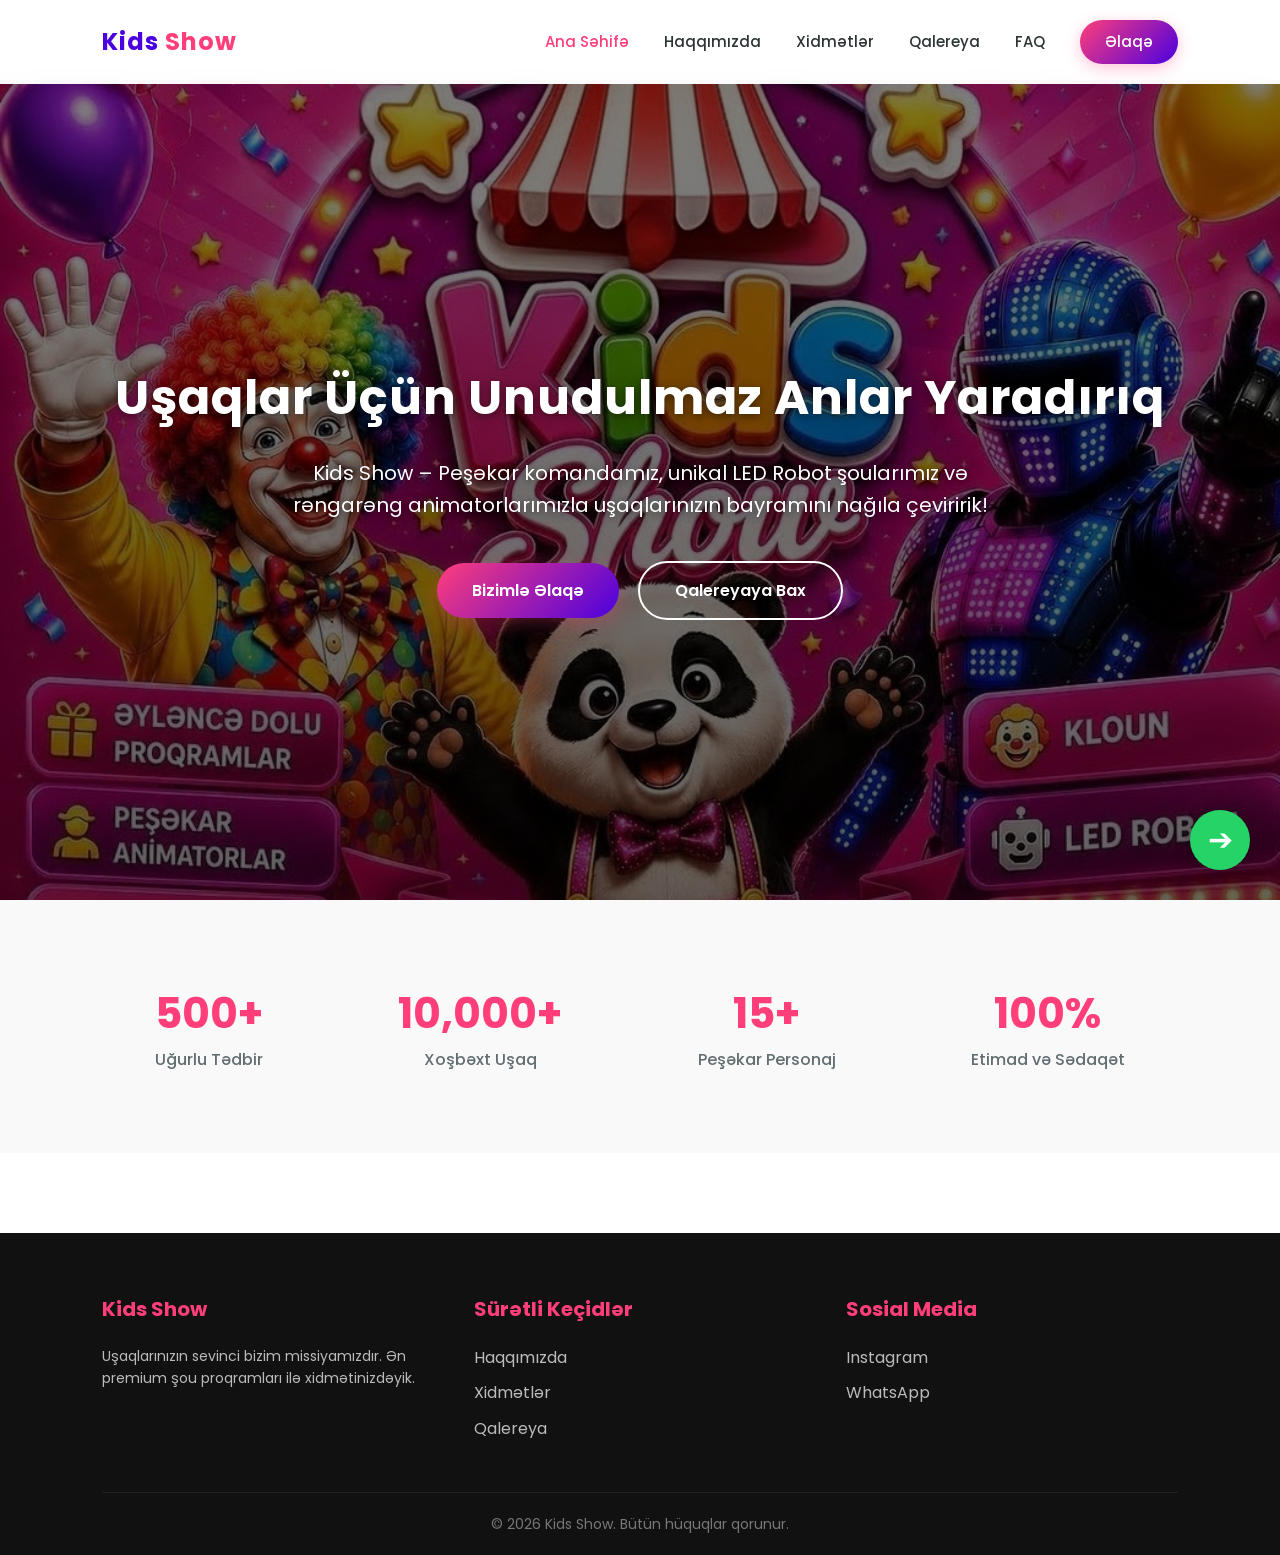
<file: index.html>
<!DOCTYPE html>
<html lang="az">
<head>
    <meta charset="UTF-8">
    <meta name="viewport" content="width=device-width, initial-scale=1.0">
    <title>Kids Show | Uşaq Əyləncə Mərkəzi</title>
    <link rel="stylesheet" href="style.css">
    <style>
        /* Hero Section */
        .hero {
            height: calc(100vh - 80px);
            /* Arxa plan şəkli sizin images qovluğundan img13.jpeg olaraq oxunur */
            background: linear-gradient(rgba(0,0,0,0.5), rgba(0,0,0,0.6)), url('images/img13.jpeg') center/cover no-repeat;
            display: flex;
            align-items: center;
            justify-content: center;
            text-align: center;
            color: white;
            padding: 0 20px;
            position: relative;
        }
        .hero-content {
            position: relative;
            z-index: 2;
        }
        .hero-content h1 {
            font-size: 48px;
            font-weight: 700;
            margin-bottom: 20px;
            letter-spacing: 1px;
            text-shadow: 0 2px 10px rgba(0,0,0,0.5);
        }
        .hero-content p {
            font-size: 20px;
            margin-bottom: 40px;
            max-width: 700px;
            margin-left: auto;
            margin-right: auto;
            text-shadow: 0 2px 8px rgba(0,0,0,0.5);
        }
        /* Stats Section */
        .stats {
            padding: 80px 8%;
            background: var(--bg-light);
            display: flex;
            justify-content: space-around;
            flex-wrap: wrap;
            gap: 30px;
            text-align: center;
        }
        .stat-item h3 {
            font-size: 42px;
            color: var(--primary);
            font-weight: 700;
        }
        .stat-item p {
            font-size: 16px;
            color: var(--text-light);
            font-weight: 500;
        }
        
        /* Əlaqə düyməsinin düzgün durması üçün CSS sığortası */
        .nav-cta {
            display: inline-block !important;
            transform: none !important;
            writing-mode: horizontal-tb !important;
        }
    </style>
</head>
<body>

    <header>
        <div class="logo">Kids <span>Show</span></div>
        <nav>
            <ul>
                <li><a href="index.html" class="active">Ana Səhifə</a></li>
                <li><a href="about.html">Haqqımızda</a></li>
                <li><a href="services.html">Xidmətlər</a></li>
                <li><a href="gallery.html">Qalereya</a></li>
                <li><a href="faq.html">FAQ</a></li>
                <li><a href="contact.html" class="nav-cta">Əlaqə</a></li>
            </ul>
        </nav>
    </header>

    <section class="hero">
        <div class="hero-content">
            <h1>Uşaqlar Üçün Unudulmaz Anlar Yaradırıq</h1>
            <p>Kids Show – Peşəkar komandamız, unikal LED Robot şoularımız və rəngarəng animatorlarımızla uşaqlarınızın bayramını nağıla çeviririk!</p>
            <div class="hero-btns">
                <a href="contact.html" class="btn btn-primary">Bizimlə Əlaqə</a>
                <a href="gallery.html" class="btn btn-secondary">Qalereyaya Bax</a>
            </div>
        </div>
    </section>

    <section class="stats">
        <div class="stat-item">
            <h3>500+</h3>
            <p>Uğurlu Tədbir</p>
        </div>
        <div class="stat-item">
            <h3>10,000+</h3>
            <p>Xoşbəxt Uşaq</p>
        </div>
        <div class="stat-item">
            <h3>15+</h3>
            <p>Peşəkar Personaj</p>
        </div>
        <div class="stat-item">
            <h3>100%</h3>
            <p>Etimad və Sədaqət</p>
        </div>
    </section>

    <a href="https://wa.me/994500000000" class="whatsapp-float" target="_blank">➔</a>

    <footer>
        <div class="footer-grid">
            <div class="footer-col">
                <h3>Kids Show</h3>
                <p>Uşaqlarınızın sevinci bizim missiyamızdır. Ən premium şou proqramları ilə xidmətinizdəyik.</p>
            </div>
            <div class="footer-col">
                <h3>Sürətli Keçidlər</h3>
                <ul class="footer-links">
                    <li><a href="about.html">Haqqımızda</a></li>
                    <li><a href="services.html">Xidmətlər</a></li>
                    <li><a href="gallery.html">Qalereya</a></li>
                </ul>
            </div>
            <div class="footer-col">
                <h3>Sosial Media</h3>
                <ul class="footer-links">
                    <li><a href="https://instagram.com" target="_blank">Instagram</a></li>
                    <li><a href="https://wa.me/994500000000" target="_blank">WhatsApp</a></li>
                </ul>
            </div>
        </div>
        <div class="footer-bottom">
            <p>&copy; 2026 Kids Show. Bütün hüquqlar qorunur.</p>
        </div>
    </footer>

</body>
</html>
</file>
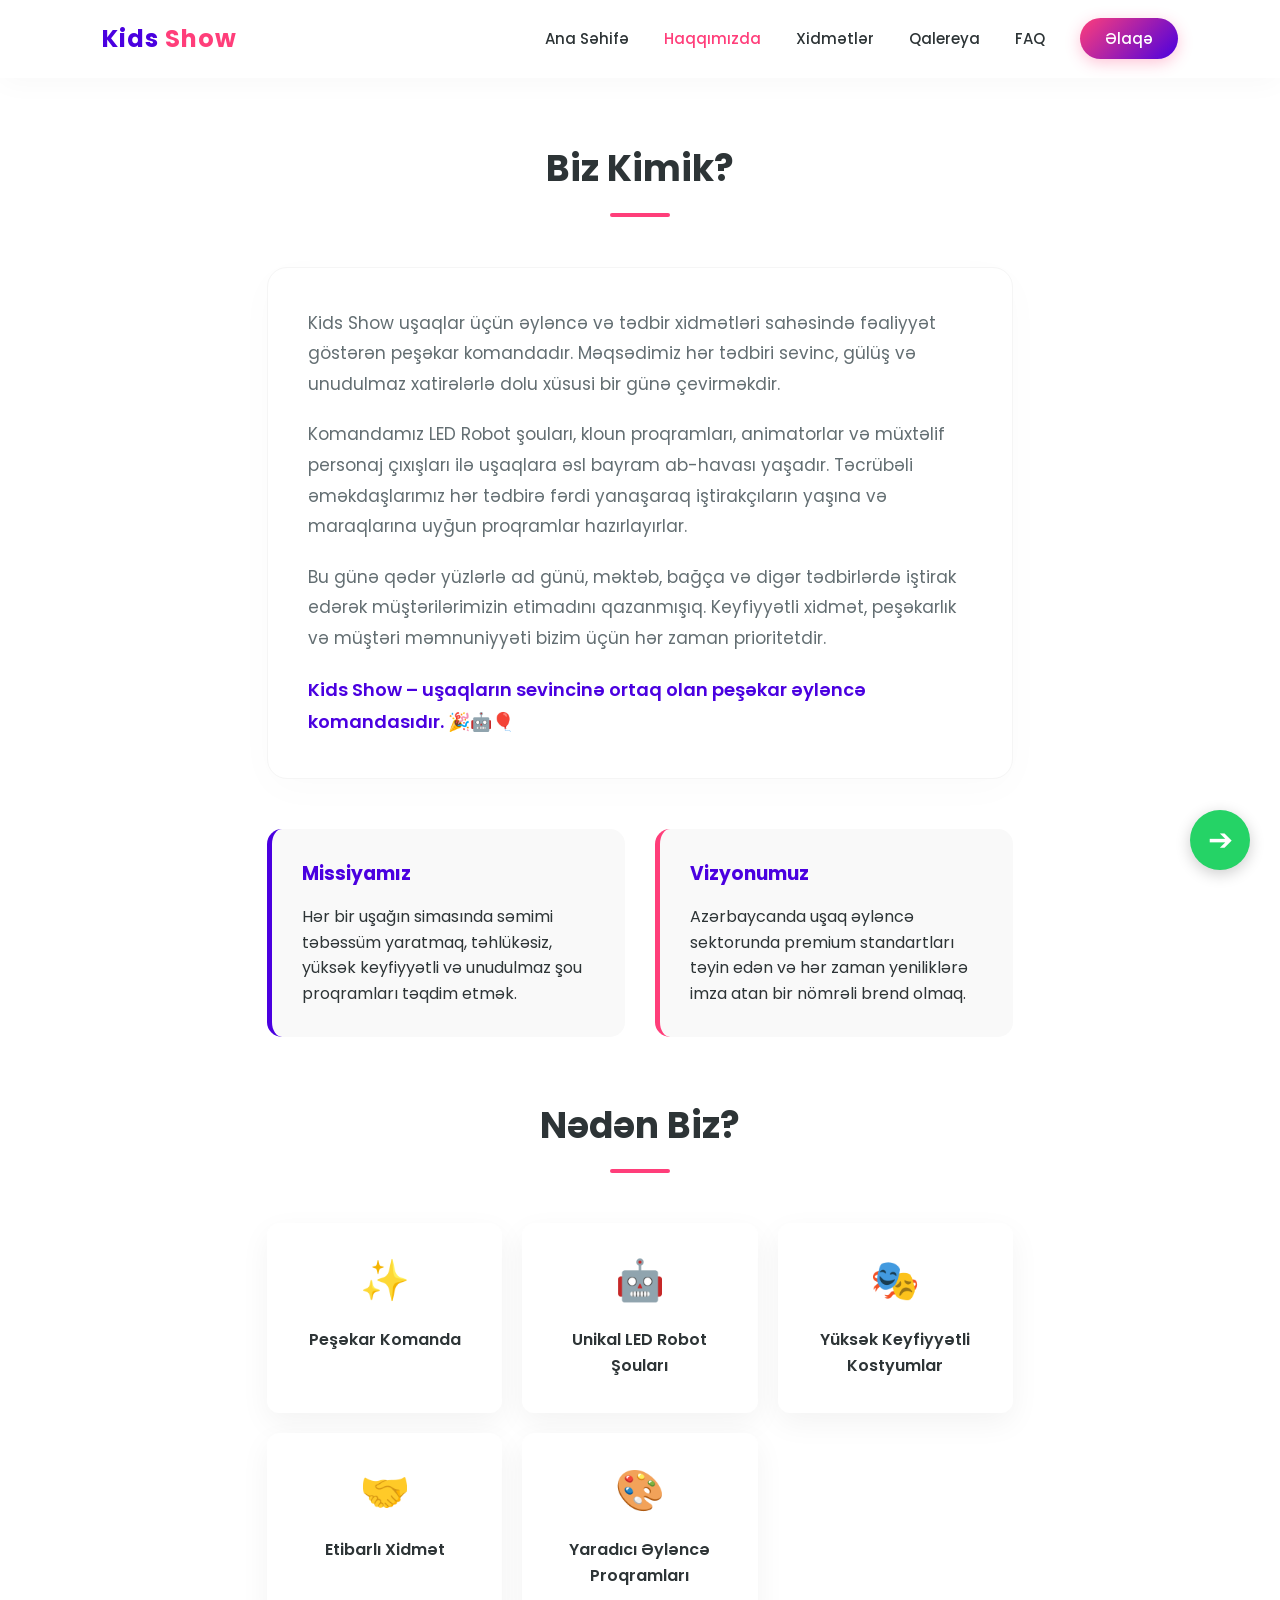
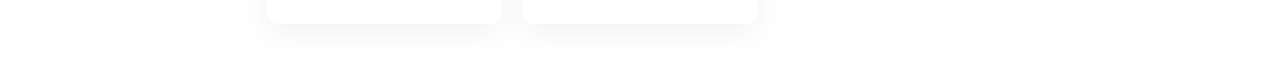
<file: about.html>
<!DOCTYPE html>
<html lang="az">
<head>
    <meta charset="UTF-8">
    <meta name="viewport" content="width=device-width, initial-scale=1.0">
    <title>Haqqımızda | Kids Show</title>
    <link rel="stylesheet" href="style.css">
    <style>
        .about-container { padding: 60px 8%; text-align: center; max-width: 950px; margin: 0 auto; }
        
        /* Premium Mətn Bloku */
        .about-text-wrapper {
            text-align: left;
            background: #ffffff;
            padding: 40px;
            border-radius: 20px;
            box-shadow: 0 10px 40px rgba(0,0,0,0.02);
            border: 1px solid #f5f5f5;
            margin-bottom: 50px;
        }
        .about-text-wrapper p {
            font-size: 17px;
            color: var(--text-light);
            line-height: 1.8;
            margin-bottom: 20px;
        }
        .about-text-wrapper p:last-child {
            margin-bottom: 0;
            font-weight: 600;
            color: var(--secondary);
            font-size: 18px;
        }

        .vision-mission { display: grid; grid-template-columns: 1fr 1fr; gap: 30px; margin-bottom: 60px; text-align: left; }
        .box { padding: 30px; background: var(--bg-light); border-radius: 15px; border-left: 5px solid var(--secondary); }
        .box h3 { margin-bottom: 15px; color: var(--secondary); }
        
        .why-choose { display: grid; grid-template-columns: repeat(auto-fit, minmax(200px, 1fr)); gap: 20px; margin-top: 40px; }
        .why-item { padding: 25px; background: white; border-radius: 12px; box-shadow: 0 10px 30px rgba(0,0,0,0.05); transition: 0.3s; }
        .why-item:hover { transform: translateY(-5px); }
        .why-item .icon { font-size: 40px; margin-bottom: 15px; display: inline-block; }
        .why-item h4 { font-weight: 600; margin-bottom: 10px; }
    </style>
</head>
<body>

    <!-- Header / Naviqasiya -->
    <header>
        <div class="logo">Kids <span>Show</span></div>
        <nav>
            <ul>
                <li><a href="index.html">Ana Səhifə</a></li>
                <li><a href="about.html" class="active">Haqqımızda</a></li>
                <li><a href="services.html">Xidmətlər</a></li>
                <li><a href="gallery.html">Qalereya</a></li>
                <li><a href="faq.html">FAQ</a></li>
                <li><a href="contact.html" class="nav-cta">Əlaqə</a></li>
            </ul>
        </nav>
    </header>

    <div class="about-container">
        <h2 class="section-title">Biz Kimik?</h2>
        
        <!-- Sizin təqdim etdiyiniz yeni premium mətn sahəsi -->
        <div class="about-text-wrapper">
            <p>Kids Show uşaqlar üçün əyləncə və tədbir xidmətləri sahəsində fəaliyyət göstərən peşəkar komandadır. Məqsədimiz hər tədbiri sevinc, gülüş və unudulmaz xatirələrlə dolu xüsusi bir günə çevirməkdir.</p>
            <p>Komandamız LED Robot şouları, kloun proqramları, animatorlar və müxtəlif personaj çıxışları ilə uşaqlara əsl bayram ab-havası yaşadır. Təcrübəli əməkdaşlarımız hər tədbirə fərdi yanaşaraq iştirakçıların yaşına və maraqlarına uyğun proqramlar hazırlayırlar.</p>
            <p>Bu günə qədər yüzlərlə ad günü, məktəb, bağça və digər tədbirlərdə iştirak edərək müştərilərimizin etimadını qazanmışıq. Keyfiyyətli xidmət, peşəkarlık və müştəri məmnuniyyəti bizim üçün hər zaman prioritetdir.</p>
            <p>Kids Show – uşaqların sevincinə ortaq olan peşəkar əyləncə komandasıdır. 🎉🤖🎈</p>
        </div>

        <!-- Missiya və Vizyon -->
        <div class="vision-mission">
            <div class="box">
                <h3>Missiyamız</h3>
                <p>Hər bir uşağın simasında səmimi təbəssüm yaratmaq, təhlükəsiz, yüksək keyfiyyətli və unudulmaz şou proqramları təqdim etmək.</p>
            </div>
            <div class="box" style="border-left-color: var(--primary);">
                <h3>Vizyonumuz</h3>
                <p>Azərbaycanda uşaq əyləncə sektorunda premium standartları təyin edən və hər zaman yeniliklərə imza atan bir nömrəli brend olmaq.</p>
            </div>
        </div>

        <!-- Nədən Biz? Bölümü -->
        <h2 class="section-title">Nədən Biz?</h2>
        <div class="why-choose">
            <div class="why-item">
                <span class="icon">✨</span>
                <h4>Peşəkar Komanda</h4>
            </div>
            <div class="why-item">
                <span class="icon">🤖</span>
                <h4>Unikal LED Robot Şouları</h4>
            </div>
            <div class="why-item">
                <span class="icon">🎭</span>
                <h4>Yüksək Keyfiyyətli Kostyumlar</h4>
            </div>
            <div class="why-item">
                <span class="icon">🤝</span>
                <h4>Etibarlı Xidmət</h4>
            </div>
            <div class="why-item">
                <span class="icon">🎨</span>
                <h4>Yaradıcı Əyləncə Proqramları</h4>
            </div>
        </div>
    </div>

    <!-- Üzən WhatsApp Düyməsi -->
    <a href="https://wa.me/994500000000" class="whatsapp-float" target="_blank">➔</a>
</body>
</html>
</file>
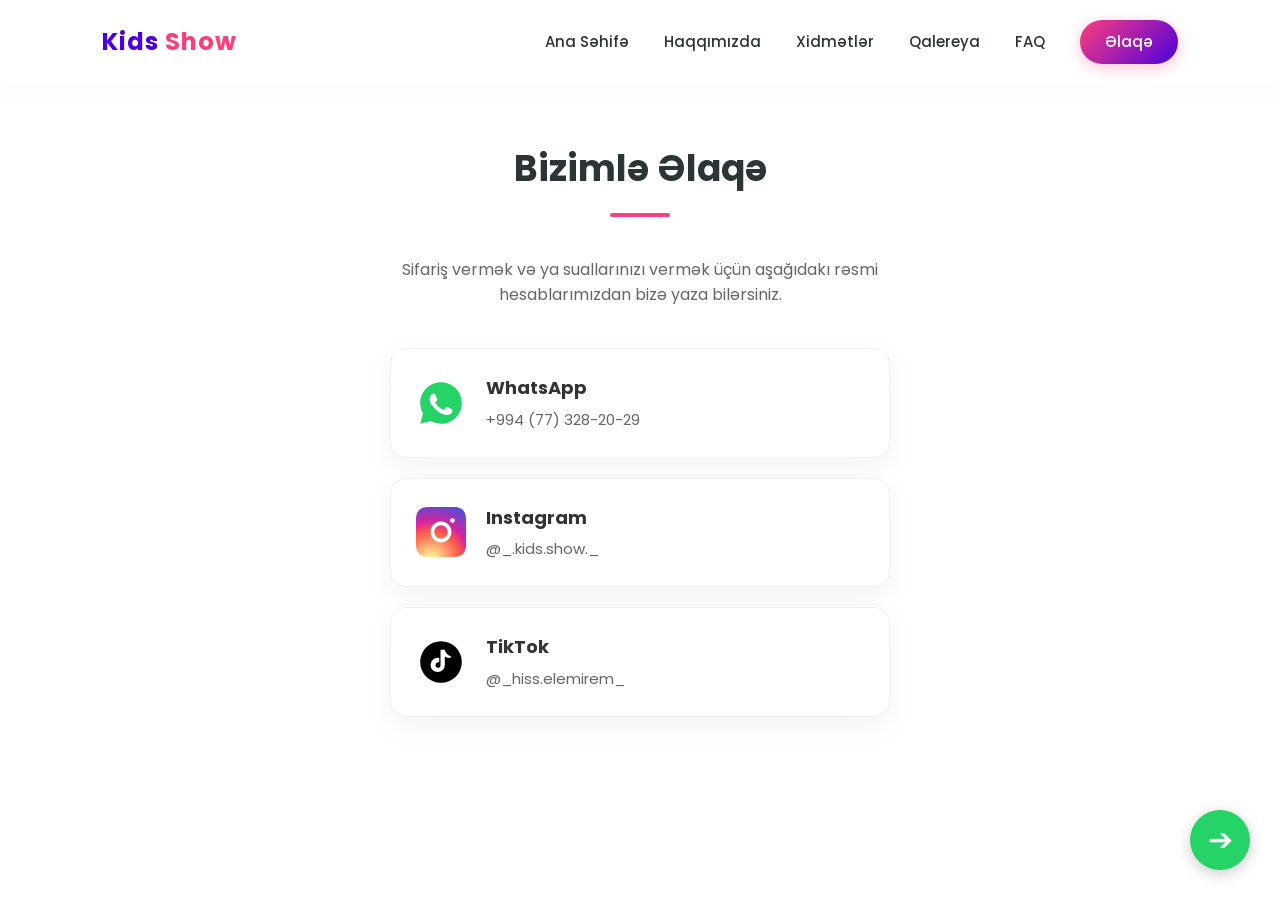
<file: contact.html>
<!DOCTYPE html>
<html lang="az">
<head>
    <meta charset="UTF-8">
    <meta name="viewport" content="width=device-width, initial-scale=1.0">
    <title>Əlaqə | Kids Show</title>
    <link rel="stylesheet" href="style.css">
    <style>
        .contact-container {
            padding: 60px 8%;
            max-width: 800px;
            margin: 0 auto;
            text-align: center;
        }
        
        .contact-grid {
            display: flex;
            flex-direction: column;
            gap: 20px;
            margin-top: 40px;
            max-width: 500px;
            margin-left: auto;
            margin-right: auto;
        }

        .contact-card {
            background: #ffffff;
            padding: 25px;
            border-radius: 16px;
            box-shadow: 0 10px 30px rgba(0,0,0,0.05);
            border: 1px solid #f0f0f0;
            display: flex;
            align-items: center;
            gap: 20px;
            text-decoration: none;
            color: inherit;
            transition: transform 0.3s ease, box-shadow 0.3s ease;
            text-align: left;
        }

        .contact-card:hover {
            transform: translateY(-5px);
            box-shadow: 0 15px 35px rgba(0,0,0,0.1);
        }

        /* Loqo Sahəsi */
        .contact-icon-wrapper {
            width: 50px;
            height: 50px;
            display: flex;
            align-items: center;
            justify-content: center;
            flex-shrink: 0;
        }

        .contact-icon-wrapper svg {
            width: 100%;
            height: 100%;
        }

        .card-details h3 {
            margin: 0 0 5px 0;
            font-size: 18px;
            color: #333;
        }

        .card-details p {
            margin: 0;
            font-size: 15px;
            color: #666;
        }

        /* Əlaqə düyməsinin düzgün durması üçün CSS sığortası */
        .nav-cta {
            display: inline-block !important;
            transform: none !important;
            writing-mode: horizontal-tb !important;
        }
    </style>
</head>
<body>

    <header>
        <div class="logo">Kids <span>Show</span></div>
        <nav>
            <ul>
                <li><a href="index.html">Ana Səhifə</a></li>
                <li><a href="about.html">Haqqımızda</a></li>
                <li><a href="services.html">Xidmətlər</a></li>
                <li><a href="gallery.html">Qalereya</a></li>
                <li><a href="faq.html">FAQ</a></li>
                <li><a href="contact.html" class="nav-cta active">Əlaqə</a></li>
            </ul>
        </nav>
    </header>

    <div class="contact-container">
        <h2 class="section-title">Bizimlə Əlaqə</h2>
        <p style="color: #666; margin-top: -10px; margin-bottom: 40px;">Sifariş vermək və ya suallarınızı vermək üçün aşağıdakı rəsmi hesablarımızdan bizə yaza bilərsiniz.</p>

        <div class="contact-grid">
            
            <a href="https://wa.me/994773282029" target="_blank" class="contact-card">
                <div class="contact-icon-wrapper">
                    <svg viewBox="0 0 24 24" fill="none" xmlns="http://www.w3.org/2000/svg">
                        <path d="M12.004 2C6.48 2 2 6.48 2 12.004c0 1.848.502 3.578 1.377 5.066l-1.353 4.935 5.053-1.326a9.947 9.947 0 004.927 1.321c5.523 0 10.003-4.48 10.003-10.004C22.007 6.48 17.527 2 12.004 2z" fill="#25D366"/>
                        <path d="M16.942 14.82c-.27-.135-1.594-.786-1.841-.876-.248-.09-.428-.135-.608.135-.18.27-.698.876-.855 1.056-.158.18-.315.203-.585.068a7.37 7.37 0 01-2.172-1.34 8.125 8.125 0 01-1.503-1.87c-.157-.27-.017-.417.118-.552.122-.122.27-.315.405-.473.135-.157.18-.27.27-.45.09-.18.045-.337-.023-.472-.067-.135-.607-1.463-.832-2.003-.22-.529-.44-.457-.607-.466-.157-.008-.337-.008-.517-.008a.995.995 0 00-.72.338c-.248.27-.946.923-.946 2.25 0 1.328.968 2.61 1.103 2.79.135.18 1.905 2.91 4.616 4.082.645.278 1.148.445 1.54.57.648.206 1.238.177 1.704.107.519-.078 1.594-.652 1.819-1.282.225-.63.225-1.17.157-1.283-.067-.112-.247-.18-.517-.315z" fill="#FFF"/>
                    </svg>
                </div>
                <div class="card-details">
                    <h3>WhatsApp</h3>
                    <p>+994 (77) 328-20-29</p>
                </div>
            </a>

            <a href="https://www.instagram.com/_.kids.show._?igsh=MWF3dDd5bzZmcnJxOQ==" target="_blank" class="contact-card">
                <div class="contact-icon-wrapper">
                    <svg viewBox="0 0 24 24" fill="none" xmlns="http://www.w3.org/2000/svg">
                        <radialGradient id="rg" cx="30%" cy="107%" r="130%">
                            <stop offset="0%" stop-color="#fdf497" />
                            <stop offset="5%" stop-color="#fdf497" />
                            <stop offset="45%" stop-color="#fd5949" />
                            <stop offset="60%" stop-color="#d6249f" />
                            <stop offset="100%" stop-color="#285AEB" />
                        </radialGradient>
                        <rect width="24" height="24" rx="5" fill="url(#rg)"/>
                        <path d="M12 7c-2.76 0-5 2.24-5 5s2.24 5 5 5 5-2.24 5-5-2.24-5-5-5zm0 8.2c-1.76 0-3.2-1.44-3.2-3.2 0-1.76 1.44-3.2 3.2-3.2s3.2 1.44 3.2 3.2c0 1.76-1.44 3.2-3.2 3.2z" fill="#FFF"/>
                        <circle cx="17.5" cy="6.5" r="1.1" fill="#FFF"/>
                    </svg>
                </div>
                <div class="card-details">
                    <h3>Instagram</h3>
                    <p>@_.kids.show._</p>
                </div>
            </a>

            <a href="https://www.tiktok.com/@_hiss.elemirem_?_r=1&_t=ZS-970ieKTy6AK" target="_blank" class="contact-card">
                <div class="contact-icon-wrapper">
                    <svg viewBox="0 0 24 24" fill="none" xmlns="http://www.w3.org/2000/svg">
                        <path d="M12 2a10 10 0 1010 10A10 10 0 0012 2zm4.35 8.13a4.29 4.29 0 01-2.52-.83v4.11a3.43 3.43 0 11-3.43-3.43 3.32 3.32 0 01.73.08v2.09a1.35 1.35 0 10-.73 2.61 1.37 1.37 0 001.37-1.37V6.14h2.06a4.29 4.29 0 003.11 3.2z" fill="#000000"/>
                    </svg>
                </div>
                <div class="card-details">
                    <h3>TikTok</h3>
                    <p>@_hiss.elemirem_</p>
                </div>
            </a>

        </div>
    </div>

    <a href="https://wa.me/994773282029" class="whatsapp-float" target="_blank">➔</a>

</body>
</html>
</file>
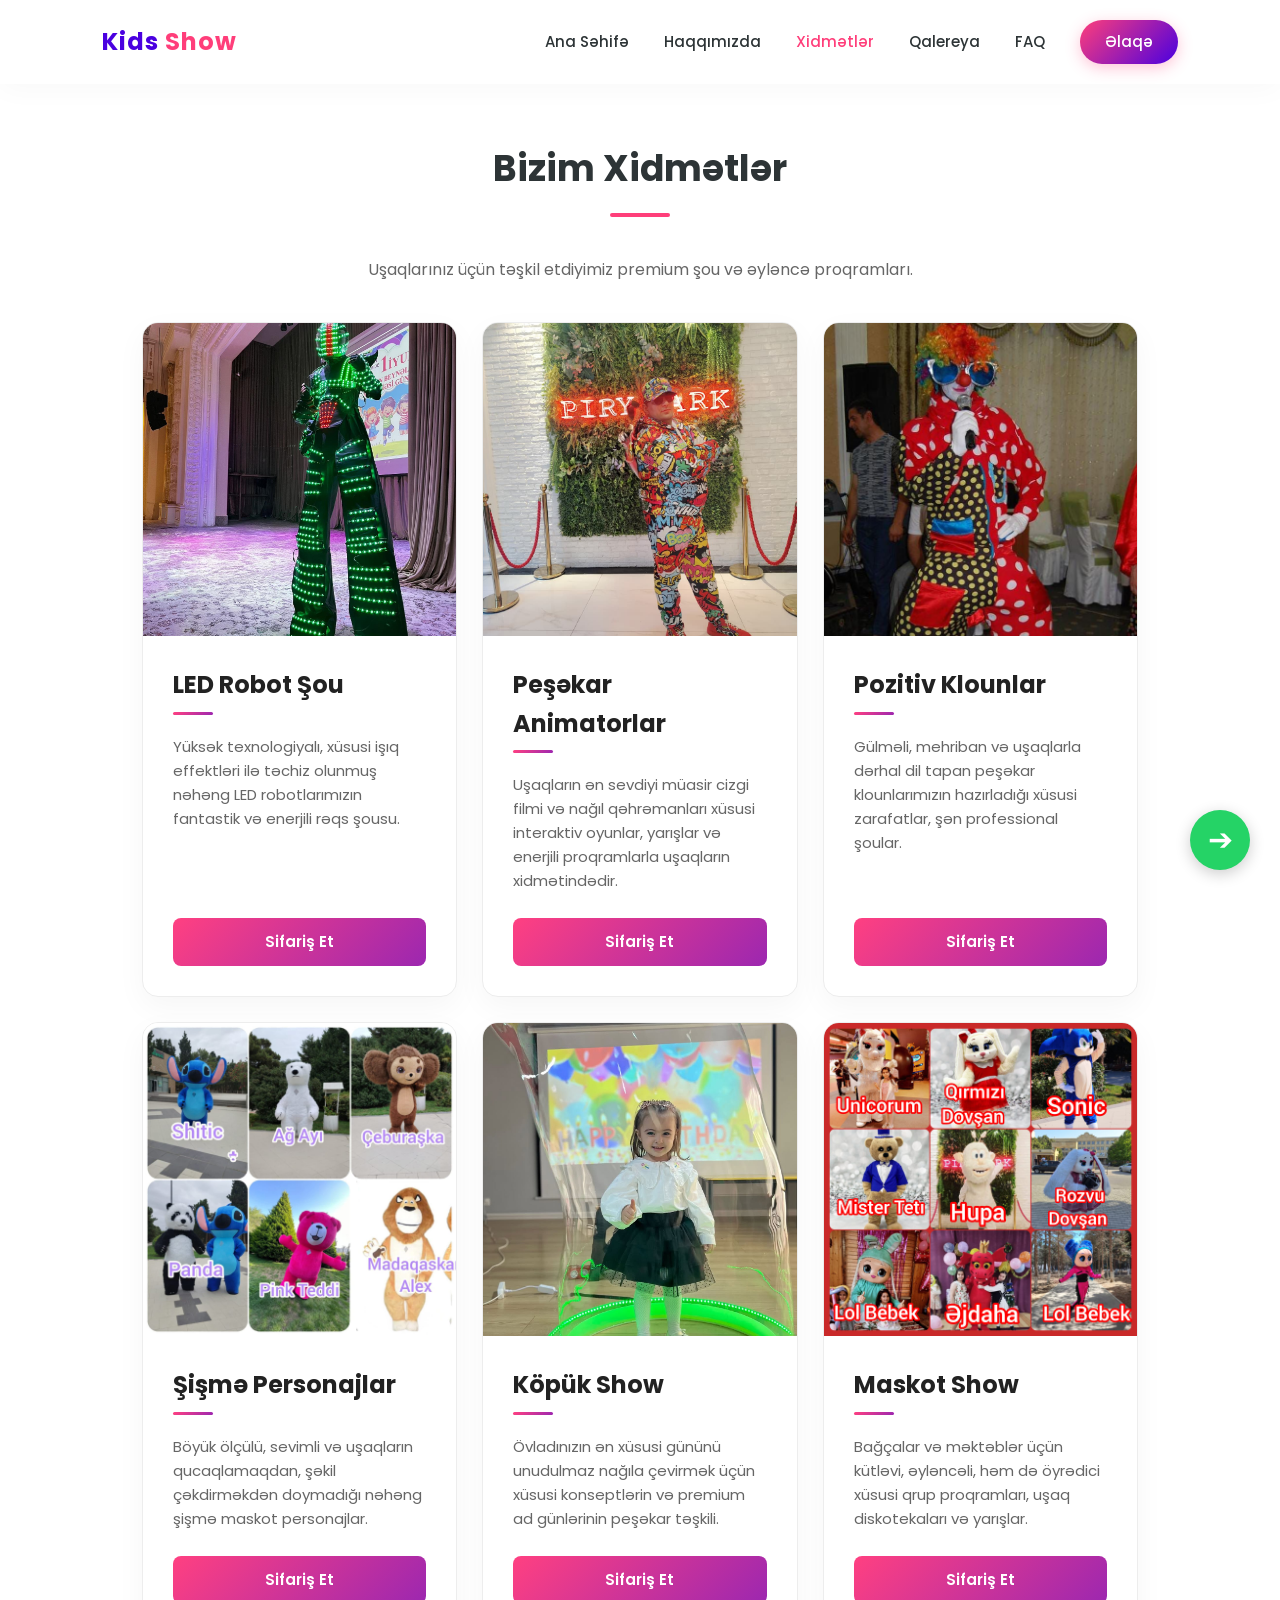
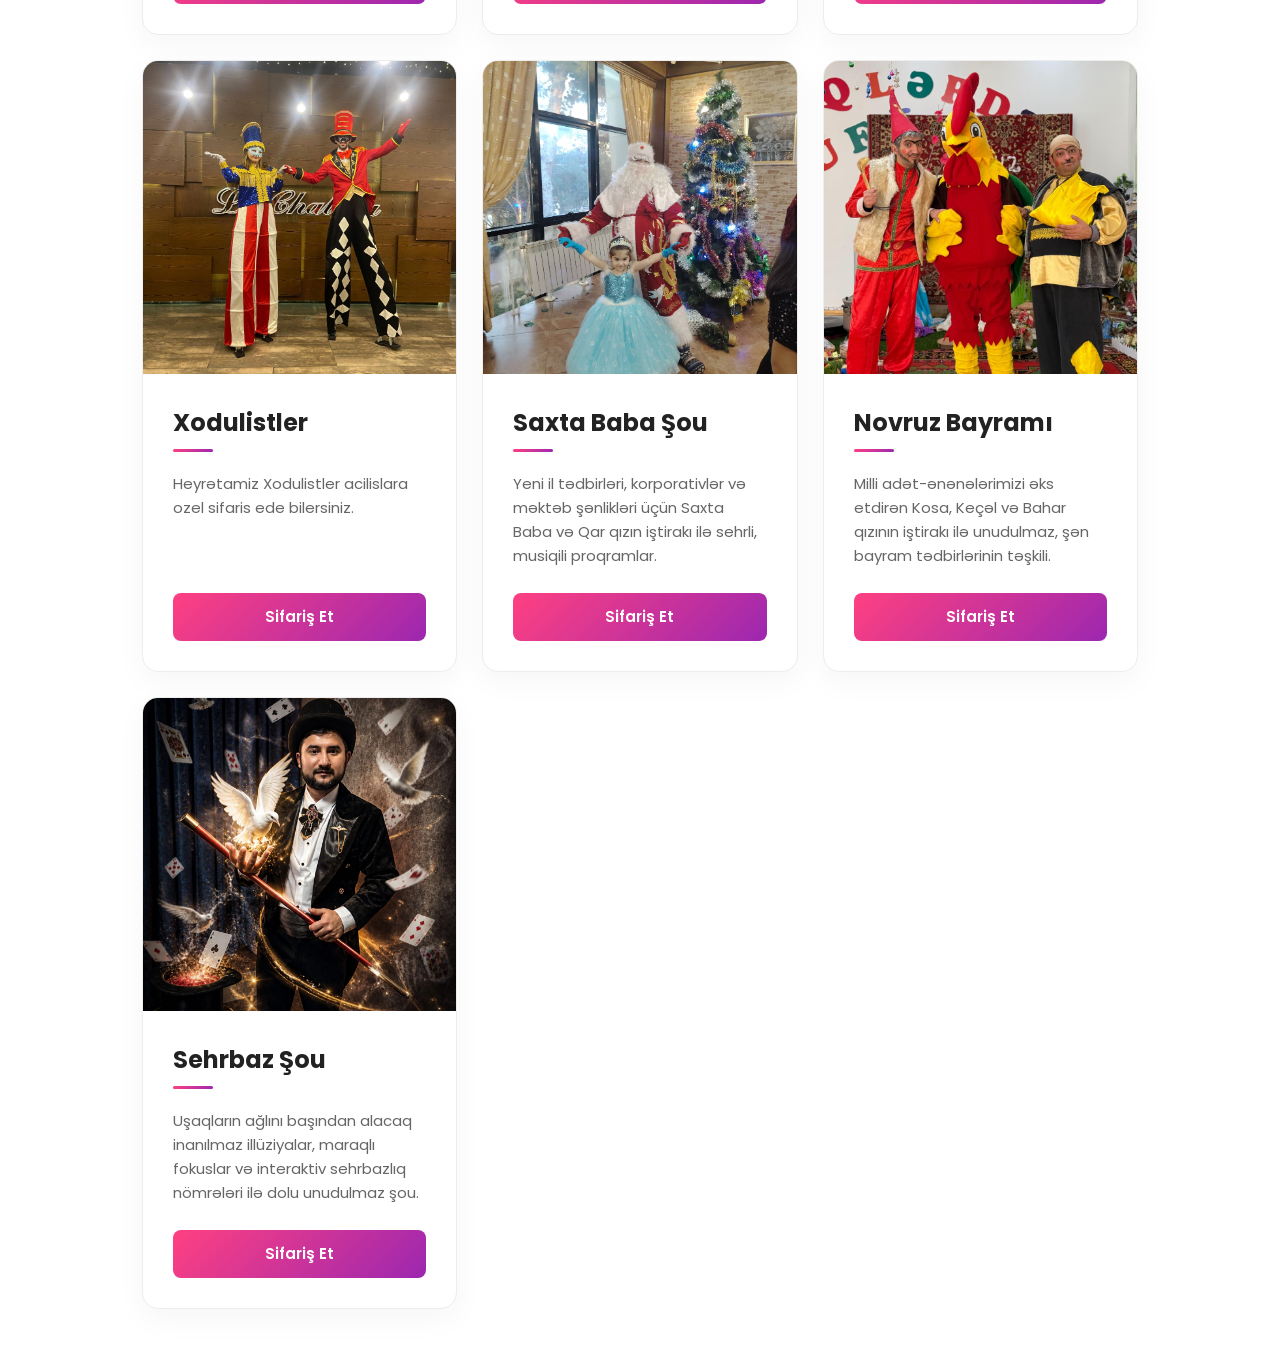
<file: services.html>
<!DOCTYPE html>
<html lang="az">
<head>
    <meta charset="UTF-8">
    <meta name="viewport" content="width=device-width, initial-scale=1.0">
    <title>Xidmətlər | Kids Show</title>
    <link rel="stylesheet" href="style.css">
    <style>
        .services-container {
            padding: 60px 8%;
            max-width: 1200px;
            margin: 0 auto;
        }

        /* PC və Planşetlər üçün Grid düzülüşü */
        .services-grid {
            display: grid;
            grid-template-columns: repeat(auto-fit, minmax(300px, 1fr));
            gap: 25px;
            margin-top: 40px;
        }

        .service-card {
            background: #ffffff;
            border-radius: 16px;
            overflow: hidden;
            box-shadow: 0 10px 30px rgba(0,0,0,0.04);
            border: 1px solid #ededed;
            display: flex;
            flex-direction: column;
            justify-content: space-between;
            transition: transform 0.3s ease, box-shadow 0.3s ease;
        }

        .service-card:hover {
            transform: translateY(-5px);
            box-shadow: 0 15px 35px rgba(0,0,0,0.08);
            border-color: var(--primary, #ff4081);
        }

        /* 1:1 Kvadrat Şəkil Sahəsi */
        .service-img-wrapper {
            width: 100%;
            aspect-ratio: 1 / 1; /* Şəkli dəqiq 1:1 kvadrat ölçüsünə salır */
            overflow: hidden;
            background: #f1f1f1;
            position: relative;
        }

        .service-img-wrapper img {
            width: 100%;
            height: 100%;
            object-fit: cover; /* Şəklin dartılmasının qarşısını alır və mərkəzləyir */
            transition: transform 0.5s ease;
        }

        .service-card:hover .service-img-wrapper img {
            transform: scale(1.06);
        }

        /* Mətn sahəsi */
        .service-details {
            padding: 30px;
            flex-grow: 1;
            display: flex;
            flex-direction: column;
            justify-content: space-between;
        }

        .service-details h3 {
            margin: 0 0 15px 0;
            font-size: 24px;
            color: #222;
            font-weight: 700;
            position: relative;
            padding-bottom: 10px;
        }

        .service-details h3::after {
            content: '';
            position: absolute;
            bottom: 0;
            left: 0;
            width: 40px;
            height: 3px;
            background: linear-gradient(135deg, #ff4081, #9c27b0);
            border-radius: 2px;
        }

        .service-details p {
            margin: 20px 0 25px 0;
            font-size: 15px;
            color: #666;
            line-height: 1.6;
        }

        .service-btn {
            display: inline-block;
            background: linear-gradient(135deg, #ff4081, #9c27b0);
            color: white;
            text-decoration: none;
            padding: 12px 25px;
            border-radius: 8px;
            font-weight: 600;
            font-size: 15px;
            text-align: center;
            transition: opacity 0.3s;
            margin-top: auto;
        }

        .service-btn:hover {
            opacity: 0.9;
        }

        .nav-cta {
            display: inline-block !important;
            transform: none !important;
            writing-mode: horizontal-tb !important;
        }

        /* 📱 MOBİL TELEFONLAR ÜÇÜN RESPONSİV AYARLAR */
        @media (max-width: 600px) {
            .services-container {
                padding: 40px 5%;
            }
            .services-grid {
                grid-template-columns: 1fr;
                gap: 20px;
            }
            .service-card {
                padding: 0px;
            }
            .service-details {
                padding: 20px;
            }
            .service-details h3 {
                font-size: 20px;
            }
            .service-details p {
                font-size: 14px;
                margin: 15px 0 20px 0;
            }
        }
    </style>
</head>
<body>

    <header>
        <div class="logo">Kids <span>Show</span></div>
        <nav>
            <ul>
                <li><a href="index.html">Ana Səhifə</a></li>
                <li><a href="about.html">Haqqımızda</a></li>
                <li><a href="services.html" class="active">Xidmətlər</a></li>
                <li><a href="gallery.html">Qalereya</a></li>
                <li><a href="faq.html">FAQ</a></li>
                <li><a href="contact.html" class="nav-cta">Əlaqə</a></li>
            </ul>
        </nav>
    </header>

    <div class="services-container">
        <h2 class="section-title">Bizim Xidmətlər</h2>
        <p style="text-align: center; color: #666; margin-top: -10px; margin-bottom: 20px;">Uşaqlarınız üçün təşkil etdiyimiz premium şou və əyləncə proqramları.</p>

        <div class="services-grid">

            <div class="service-card">
                <div class="service-img-wrapper">
                    <img src="images/img12.jpeg" loading="lazy" alt="Möhtəşəm LED Robot Şou">
                </div>
                <div class="service-details">
                    <div>
                        <h3>LED Robot Şou</h3>
                        <p>Yüksək texnologiyalı, xüsusi işıq effektləri ilə təchiz olunmuş nəhəng LED robotlarımızın fantastik və enerjili rəqs şousu.</p>
                    </div>
                    <a href="contact.html" class="service-btn">Sifariş Et</a>
                </div>
            </div>

            <div class="service-card">
                <div class="service-img-wrapper">
                    <img src="images/img14.jpeg" loading="lazy" alt="Peşəkar Animatorlar">
                </div>
                <div class="service-details">
                    <div>
                        <h3>Peşəkar Animatorlar</h3>
                        <p>Uşaqların ən sevdiyi müasir cizgi filmi və nağıl qəhrəmanları xüsusi interaktiv oyunlar, yarışlar və enerjili proqramlarla uşaqların xidmətindədir.</p>
                    </div>
                    <a href="contact.html" class="service-btn">Sifariş Et</a>
                </div>
            </div>

            <div class="service-card">
                <div class="service-img-wrapper">
                    <img src="images/img11.jpeg" loading="lazy" alt="Pozitiv Klounlar Şousu">
                </div>
                <div class="service-details">
                    <div>
                        <h3>Pozitiv Klounlar</h3>
                        <p>Gülməli, mehriban və uşaqlarla dərhal dil tapan peşəkar klounlarımızın hazırladığı xüsusi zarafatlar, şən professional şoular.</p>
                    </div>
                    <a href="contact.html" class="service-btn">Sifariş Et</a>
                </div>
            </div>

            <div class="service-card">
                <div class="service-img-wrapper">
                    <img src="images/img15.jpeg" loading="lazy" alt="Şişmə Personajlar">
                </div>
                <div class="service-details">
                    <div>
                        <h3>Şişmə Personajlar</h3>
                        <p>Böyük ölçülü, sevimli və uşaqların qucaqlamaqdan, şəkil çəkdirməkdən doymadığı nəhəng şişmə maskot personajlar.</p>
                    </div>
                    <a href="contact.html" class="service-btn">Sifariş Et</a>
                </div>
            </div>

            <div class="service-card">
                <div class="service-img-wrapper">
                    <img src="images/img17.jpeg" loading="lazy" alt="Köpük Show">
                </div>
                <div class="service-details">
                    <div>
                        <h3>Köpük Show</h3>
                        <p>Övladınızın ən xüsusi gününü unudulmaz nağıla çevirmək üçün xüsusi konseptlərin və premium ad günlərinin peşəkar təşkili.</p>
                    </div>
                    <a href="contact.html" class="service-btn">Sifariş Et</a>
                </div>
            </div>

            <div class="service-card">
                <div class="service-img-wrapper">
                    <img src="images/img16.jpeg" loading="lazy" alt="Maskot Show">
                </div>
                <div class="service-details">
                    <div>
                        <h3>Maskot Show</h3>
                        <p>Bağçalar və məktəblər üçün kütləvi, əyləncəli, həm də öyrədici xüsusi qrup proqramları, uşaq diskotekaları və yarışlar.</p>
                    </div>
                    <a href="contact.html" class="service-btn">Sifariş Et</a>
                </div>
            </div>

            <div class="service-card">
                <div class="service-img-wrapper">
                    <img src="images/img7.jpg" loading="lazy" alt="Xodulistler Şousu">
                </div>
                <div class="service-details">
                    <div>
                        <h3>Xodulistler</h3>
                        <p>Heyrətamiz Xodulistler acilislara ozel sifaris ede bilersiniz.</p>
                    </div>
                    <a href="contact.html" class="service-btn">Sifariş Et</a>
                </div>
            </div>

            <div class="service-card">
                <div class="service-img-wrapper">
                    <img src="images/img18.jpeg" loading="lazy" alt="Saxta Baba Şou">
                </div>
                <div class="service-details">
                    <div>
                        <h3>Saxta Baba Şou</h3>
                        <p>Yeni il tədbirləri, korporativlər və məktəb şənlikləri üçün Saxta Baba və Qar qızın iştirakı ilə sehrli, musiqili proqramlar.</p>
                    </div>
                    <a href="contact.html" class="service-btn">Sifariş Et</a>
                </div>
            </div>

            <div class="service-card">
                <div class="service-img-wrapper">
                    <img src="images/img19.jpeg" loading="lazy" alt="Novruz Bayramı">
                </div>
                <div class="service-details">
                    <div>
                        <h3>Novruz Bayramı</h3>
                        <p>Milli adət-ənənələrimizi əks etdirən Kosa, Keçəl və Bahar qızının iştirakı ilə unudulmaz, şən bayram tədbirlərinin təşkili.</p>
                    </div>
                    <a href="contact.html" class="service-btn">Sifariş Et</a>
                </div>
            </div>

            <div class="service-card">
                <div class="service-img-wrapper">
                    <img src="images/img20.jpeg" loading="lazy" alt="Sehrbaz Şou">
                </div>
                <div class="service-details">
                    <div>
                        <h3>Sehrbaz Şou</h3>
                        <p>Uşaqların ağlını başından alacaq inanılmaz illüziyalar, maraqlı fokuslar və interaktiv sehrbazlıq nömrələri ilə dolu unudulmaz şou.</p>
                    </div>
                    <a href="contact.html" class="service-btn">Sifariş Et</a>
                </div>
            </div>

        </div>
    </div>

    <a href="https://wa.me/994773282029" class="whatsapp-float" target="_blank">➔</a>

</body>
</html>
</file>
<file: style.css>
/* Google Fonts */
@import url('https://fonts.googleapis.com/css2?family=Poppins:wght@300;400;500;600;700&display=swap');

:root {
    --primary: #FF3E7A;       /* Canlı Çəhrayı */
    --secondary: #4A00E0;     /* Premium Bənövşəyi */
    --accent: #FFD700;        /* Qızılı neon */
    --text-dark: #2D3436;     /* Tünd mətn */
    --text-light: #636E72;    /* Açıq mətn */
    --bg-white: #FFFFFF;
    --bg-light: #F9F9F9;
}

* {
    margin: 0;
    padding: 0;
    box-sizing: border-box;
    font-family: 'Poppins', sans-serif;
}

body {
    background-color: var(--bg-white);
    color: var(--text-dark);
    line-height: 1.6;
    overflow-x: hidden;
    padding-top: 80px; /* Sabit menyu üçün yer */
}

/* Premium Header (Sağ Yuxarı Naviqasiya) */
header {
    position: fixed;
    top: 0;
    left: 0;
    width: 100%;
    background: rgba(255, 255, 255, 0.95);
    backdrop-filter: blur(10px);
    padding: 20px 8%;
    display: flex;
    justify-content: space-between;
    align-items: center;
    z-index: 1000;
    box-shadow: 0 4px 30px rgba(0, 0, 0, 0.03);
}

.logo {
    font-size: 24px;
    font-weight: 700;
    color: var(--secondary);
    letter-spacing: 1px;
}

.logo span {
    color: var(--primary);
}

header nav ul {
    display: flex;
    list-style: none;
    align-items: center;
}

header nav ul li {
    margin-left: 35px;
}

header nav ul li a {
    text-decoration: none;
    color: var(--text-dark);
    font-weight: 500;
    font-size: 15px;
    transition: color 0.3s ease;
}

header nav ul li a:hover, 
header nav ul li a.active {
    color: var(--primary);
}

.nav-cta {
    background: linear-gradient(135deg, var(--primary), var(--secondary));
    color: white !important;
    padding: 10px 25px;
    border-radius: 50px;
    box-shadow: 0 4px 15px rgba(255, 62, 122, 0.3);
    transition: transform 0.3s ease, box-shadow 0.3s ease !important;
}

.nav-cta:hover {
    transform: translateY(-2px);
    box-shadow: 0 6px 20px rgba(255, 62, 122, 0.4);
}

/* Düymələr (Buttons) */
.btn {
    display: inline-block;
    padding: 15px 35px;
    border-radius: 50px;
    font-weight: 600;
    text-decoration: none;
    transition: all 0.3s ease;
    cursor: pointer;
}

.btn-primary {
    background: linear-gradient(135deg, var(--primary), var(--secondary));
    color: white;
    box-shadow: 0 5px 20px rgba(255, 62, 122, 0.3);
}

.btn-primary:hover {
    transform: translateY(-3px);
    box-shadow: 0 8px 25px rgba(255, 62, 122, 0.5);
}

.btn-secondary {
    background: transparent;
    color: white;
    border: 2px solid white;
    margin-left: 15px;
}

.btn-secondary:hover {
    background: white;
    color: var(--text-dark);
    transform: translateY(-3px);
}

/* Səhifə Başlıqları */
.section-title {
    text-align: center;
    font-size: 36px;
    font-weight: 700;
    margin-bottom: 50px;
    position: relative;
}

.section-title::after {
    content: '';
    display: block;
    width: 60px;
    height: 4px;
    background: var(--primary);
    margin: 15px auto 0;
    border-radius: 2px;
}

/* Üzən WhatsApp Düyməsi (Hər səhifədə) */
.whatsapp-float {
    position: fixed;
    bottom: 30px;
    right: 30px;
    width: 60px;
    height: 60px;
    background-color: #25D366;
    color: white;
    border-radius: 50px;
    text-align: center;
    font-size: 30px;
    box-shadow: 0 4px 15px rgba(0,0,0,0.2);
    z-index: 1000;
    display: flex;
    align-items: center;
    justify-content: center;
    text-decoration: none;
    transition: transform 0.3s ease;
}

.whatsapp-float:hover {
    transform: scale(1.1) rotate(10deg);
}

/* Footer */
footer {
    background: #111;
    color: white;
    padding: 60px 8% 20px;
    margin-top: 80px;
}

.footer-grid {
    display: grid;
    grid-template-columns: repeat(auto-fit, minmax(250px, 1fr));
    gap: 40px;
    margin-bottom: 40px;
}

.footer-col h3 {
    color: var(--primary);
    margin-bottom: 20px;
    font-size: 20px;
}

.footer-col p {
    color: #bbb;
    font-size: 14px;
}

.footer-links {
    list-style: none;
}

.footer-links li {
    margin-bottom: 10px;
}

.footer-links li a {
    color: #bbb;
    text-decoration: none;
    transition: color 0.3s;
}

.footer-links li a:hover {
    color: var(--primary);
}

.footer-bottom {
    text-align: center;
    padding-top: 20px;
    border-top: 1px solid #222;
    font-size: 14px;
    color: #777;
}

/* Mobil Uyğunluq (Responsive) */
@media (max-width: 992px) {
    header { padding: 20px 4%; }
    header nav ul li { margin-left: 20px; }
}

@media (max-width: 768px) {
    header { flex-direction: column; gap: 15px; text-align: center; position: relative; }
    body { padding-top: 0; }
    header nav ul { flex-wrap: wrap; justify-content: center; gap: 10px; }
    header nav ul li { margin-left: 0; margin: 0 10px; }
}
</file>
